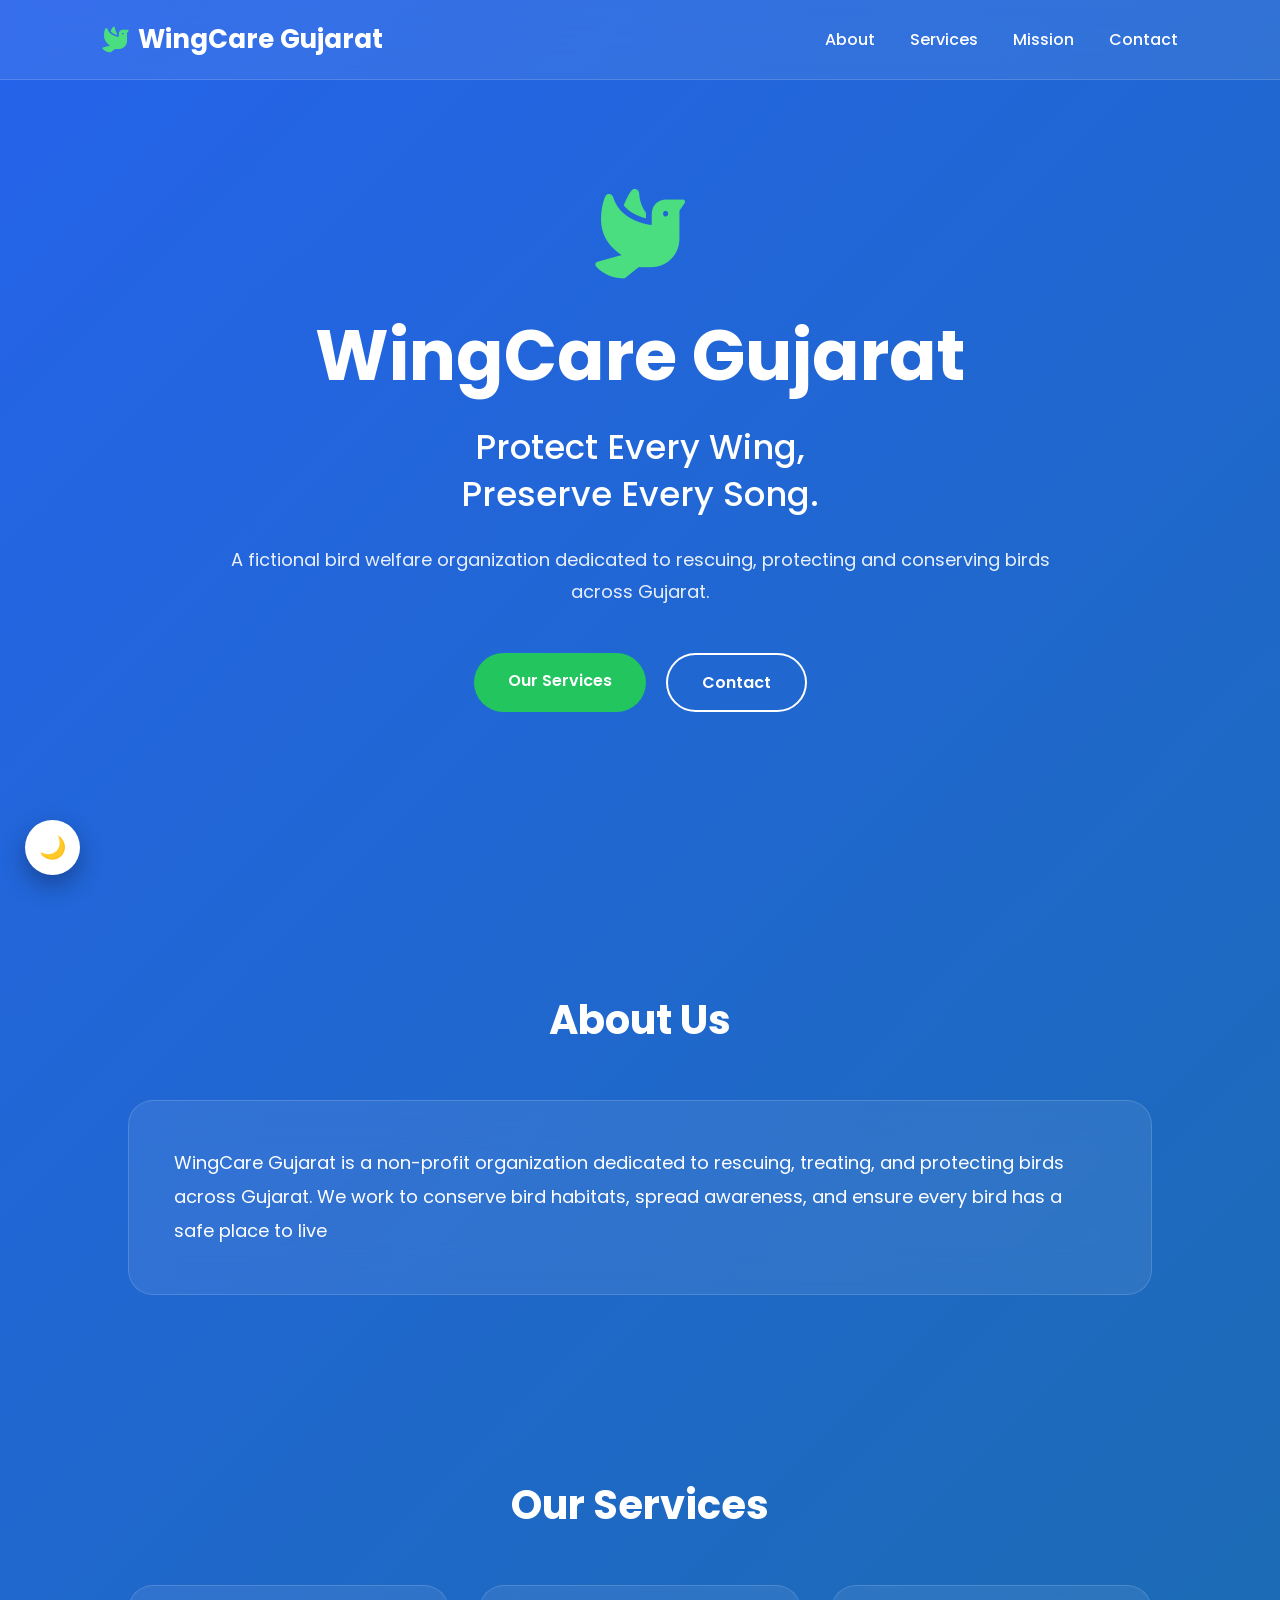
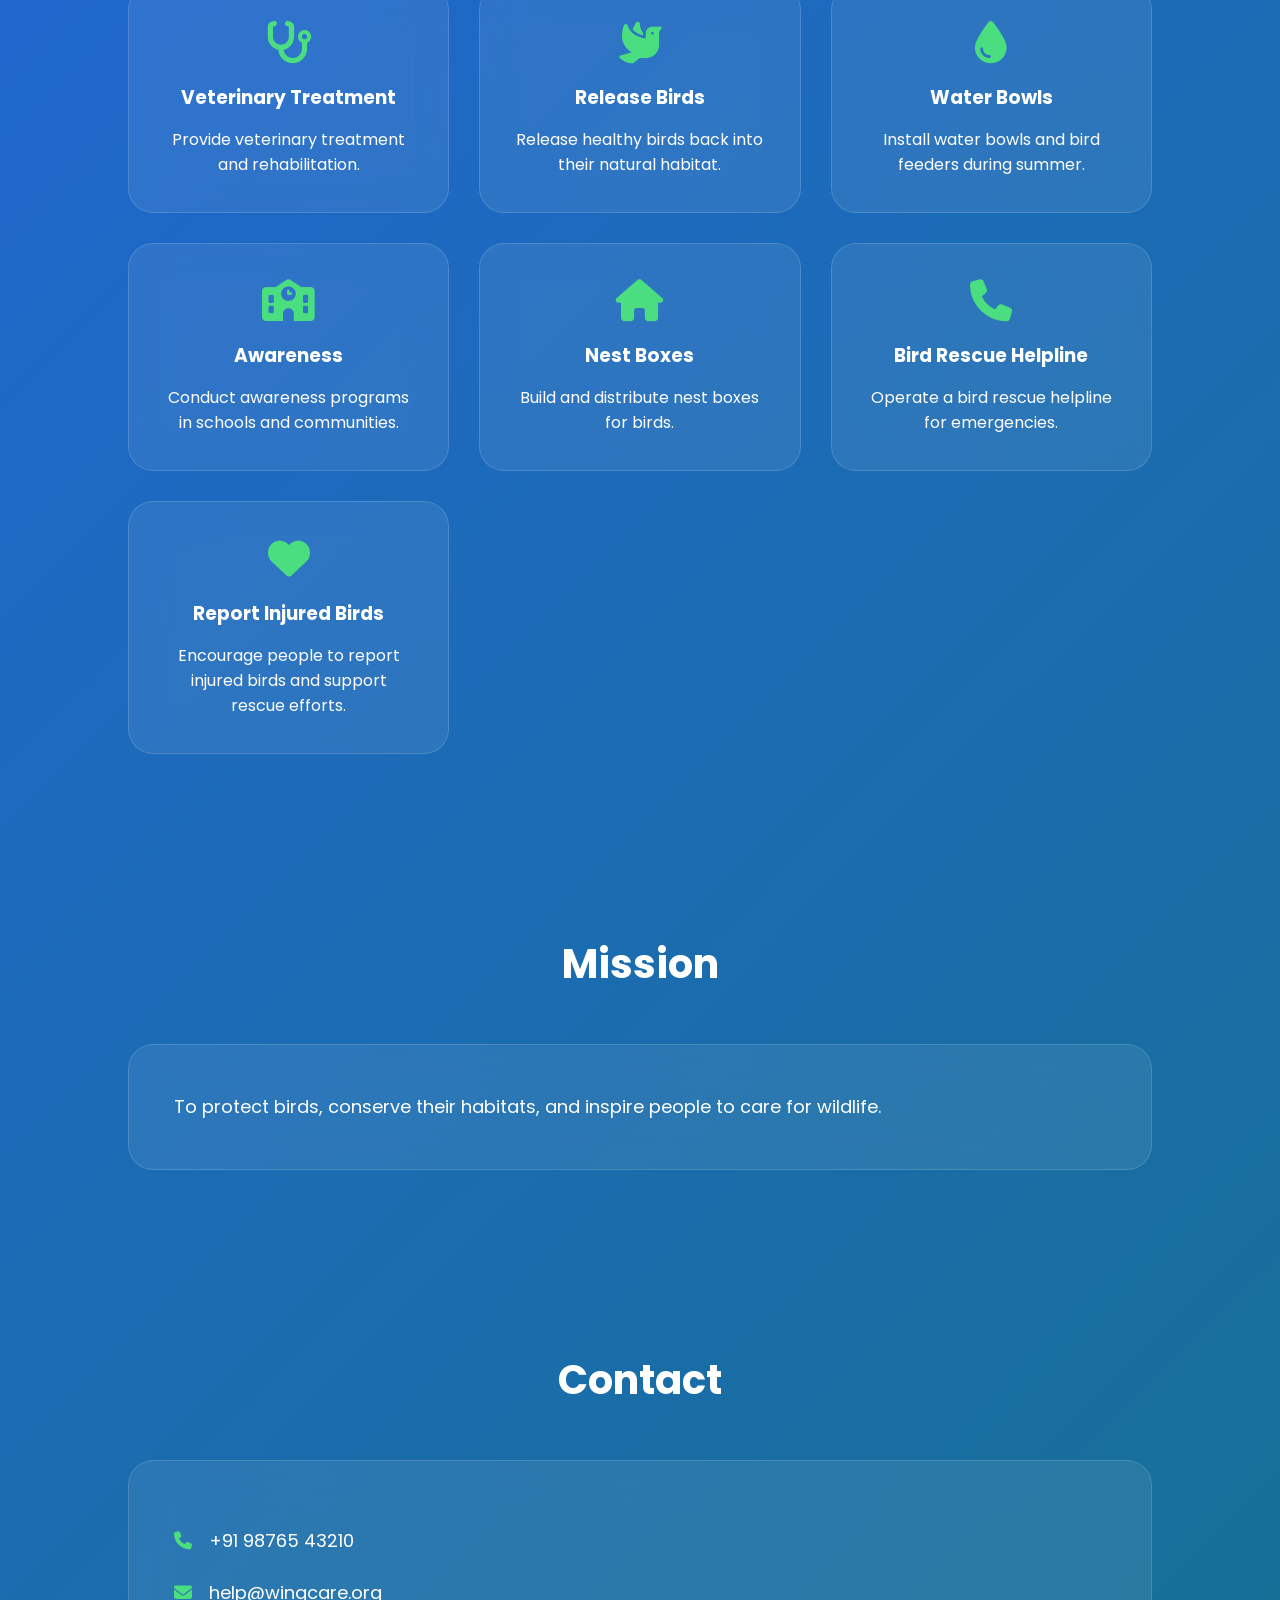
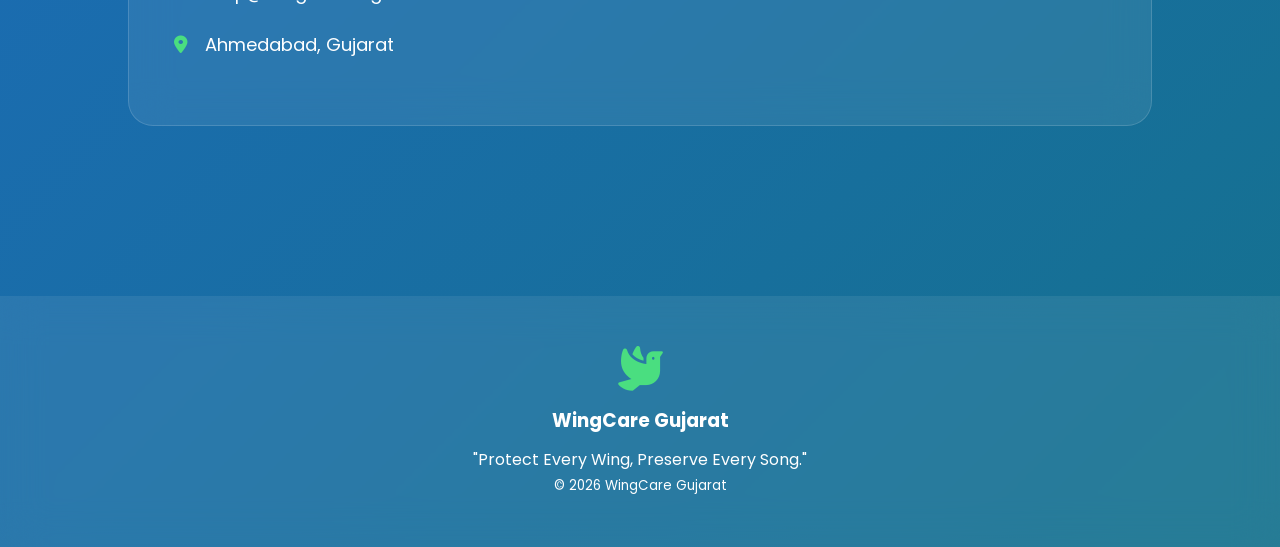
<file: index.Html>
<!DOCTYPE html>
<html lang="en">

<head>

    <meta charset="UTF-8">
    <meta name="viewport" content="width=device-width, initial-scale=1.0">

    <title>WingCare Gujarat</title>

    <!-- Google Font -->
    <link href="https://fonts.googleapis.com/css2?family=Poppins:wght@300;400;500;600;700&display=swap" rel="stylesheet">

    <!-- Font Awesome -->
    <link rel="stylesheet"
        href="https://cdnjs.cloudflare.com/ajax/libs/font-awesome/6.6.0/css/all.min.css">

    <link rel="stylesheet" href="style.css">

</head>

<body>

    <!-- Navigation -->

    <nav>

        <div class="logo">

            <i class="fa-solid fa-dove"></i>
            WingCare Gujarat

        </div>

        <ul>

            <li><a href="#about">About</a></li>
            <li><a href="#services">Services</a></li>
            <li><a href="#mission">Mission</a></li>
            <li><a href="#contact">Contact</a></li>

        </ul>

    </nav>

    <!-- Hero -->

    <section class="hero">

        <div class="hero-content">

            <i class="fa-solid fa-dove hero-icon"></i>

            <h1>WingCare Gujarat</h1>

            <h2>Protect Every Wing,<br>Preserve Every Song.</h2>

            <p>
                A fictional bird welfare organization dedicated to rescuing,
                protecting and conserving birds across Gujarat.
            </p>

            <div class="buttons">

                <a href="#services" class="btn">Our Services</a>

                <a href="#contact" class="btn secondary">Contact</a>

            </div>

        </div>

    </section>

    <!-- About -->

    <section id="about">

        <h2 class="section-title">About Us</h2>

        <div class="glass">

            <p>

                WingCare Gujarat is a non-profit organization dedicated to rescuing, treating, and protecting birds across Gujarat.
                 We work to conserve bird habitats, 
                 spread awareness, and ensure every bird has a safe place to live

            </p>

        </div>

    </section>

    <!-- Services -->

    <section id="services">

        <h2 class="section-title">Our Services</h2>

        <div class="service-grid">

            <div class="card">
                <i class="fa-solid fa-stethoscope"></i>
                <h3>Veterinary Treatment</h3>
                <p>Provide veterinary treatment and rehabilitation.</p>
            </div>

            <div class="card">
                <i class="fa-solid fa-dove"></i>
                <h3>Release Birds</h3>
                <p>Release healthy birds back into their natural habitat.</p>
            </div>

            <div class="card">
                <i class="fa-solid fa-droplet"></i>
                <h3>Water Bowls</h3>
                <p>Install water bowls and bird feeders during summer.</p>
            </div>

            <div class="card">
                <i class="fa-solid fa-school"></i>
                <h3>Awareness</h3>
                <p>Conduct awareness programs in schools and communities.</p>
            </div>

            <div class="card">
                <i class="fa-solid fa-house"></i>
                <h3>Nest Boxes</h3>
                <p>Build and distribute nest boxes for birds.</p>
            </div>

            <div class="card">
                <i class="fa-solid fa-phone"></i>
                <h3>Bird Rescue Helpline</h3>
                <p>Operate a bird rescue helpline for emergencies.</p>
            </div>

            <div class="card">
                <i class="fa-solid fa-heart"></i>
                <h3>Report Injured Birds</h3>
                <p>Encourage people to report injured birds and support rescue efforts.</p>
            </div>

        </div>

    </section>

    <!-- Mission -->

    <section id="mission">

        <h2 class="section-title">Mission</h2>

        <div class="glass">

            <p>

                To protect birds, conserve their habitats, and inspire people to care for wildlife.

            </p>

        </div>

    </section>

    <!-- Contact -->

    <section id="contact">

        <h2 class="section-title">Contact</h2>

        <div class="glass">

            <p><i class="fa-solid fa-phone"></i> +91 98765 43210</p>

            <p><i class="fa-solid fa-envelope"></i> help@wingcare.org</p>

            <p><i class="fa-solid fa-location-dot"></i> Ahmedabad, Gujarat</p>

        </div>

    </section>

    <!-- Footer -->

    <footer>

        <i class="fa-solid fa-dove"></i>

        <h3>WingCare Gujarat</h3>

        <p>"Protect Every Wing, Preserve Every Song."</p>

        <small>© 2026 WingCare Gujarat</small>

    </footer>

    <script src="script.js"></script>

</body>

</html>
</file>
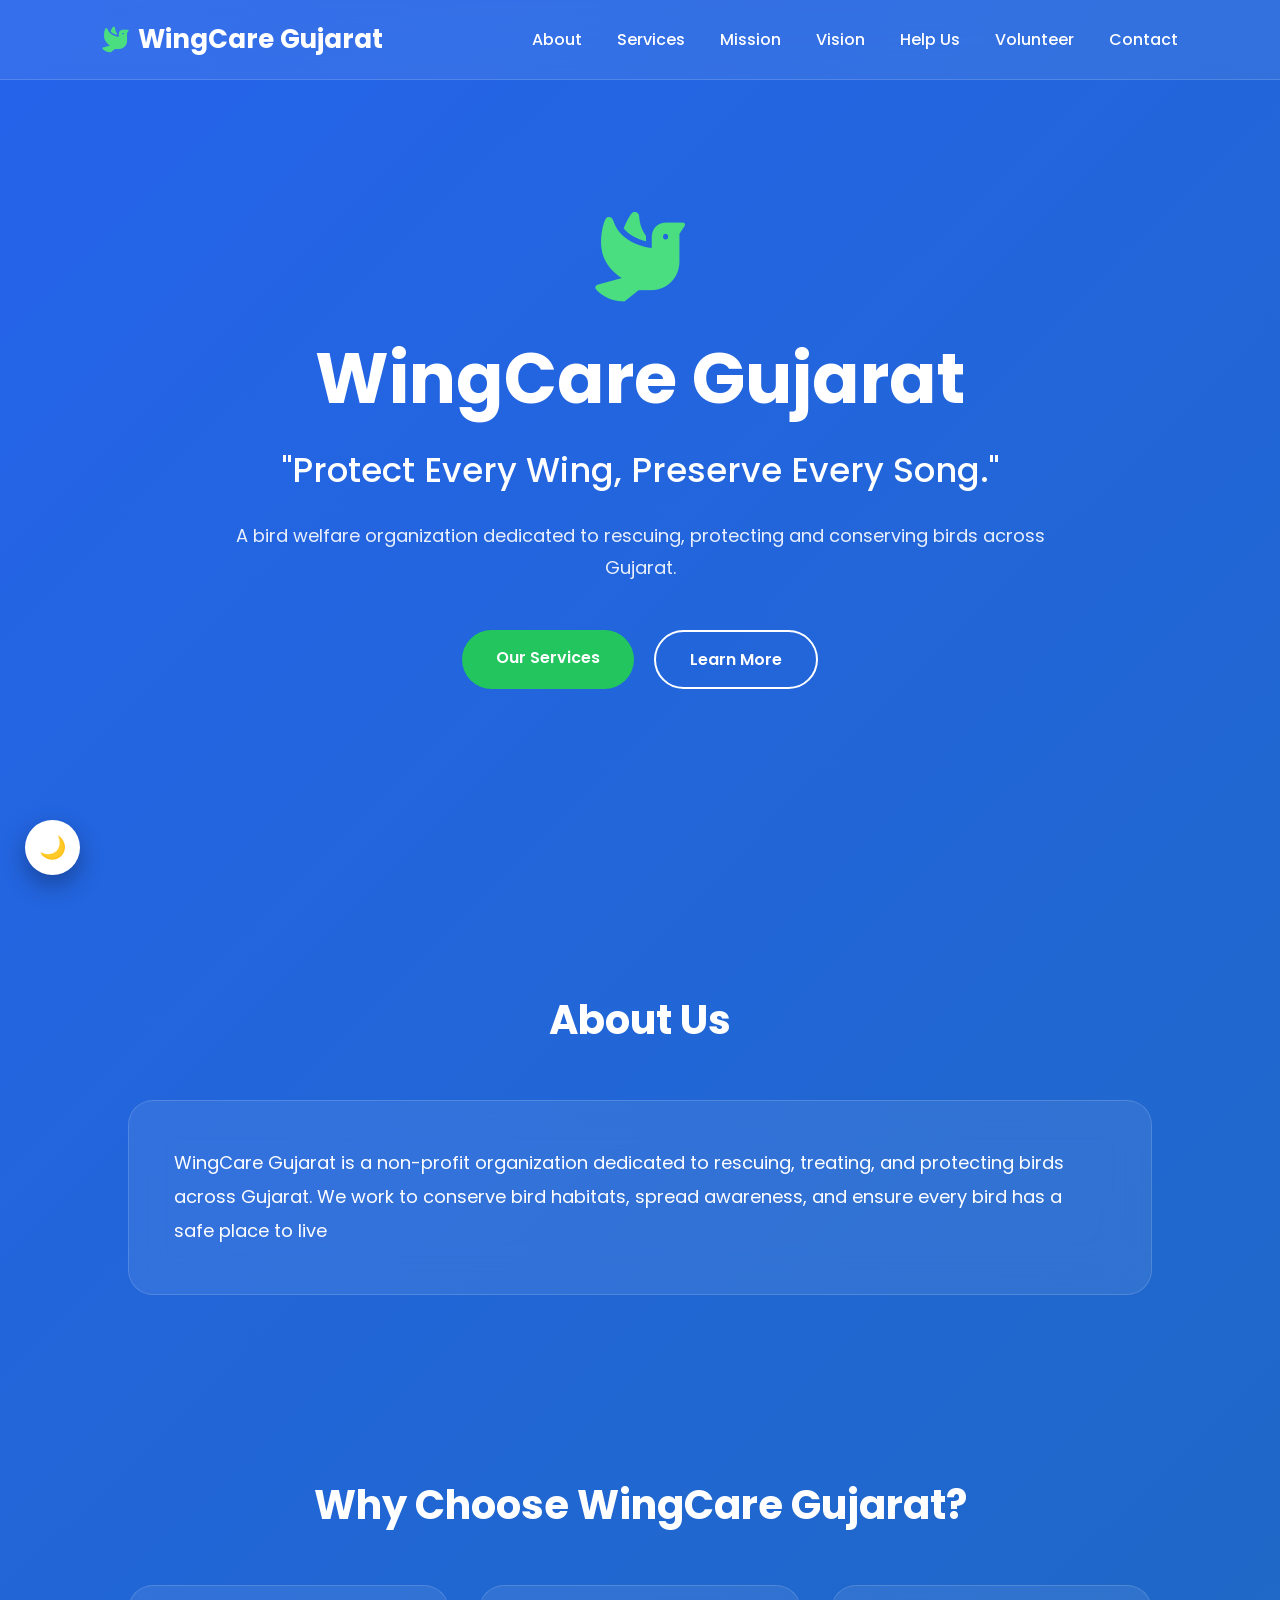
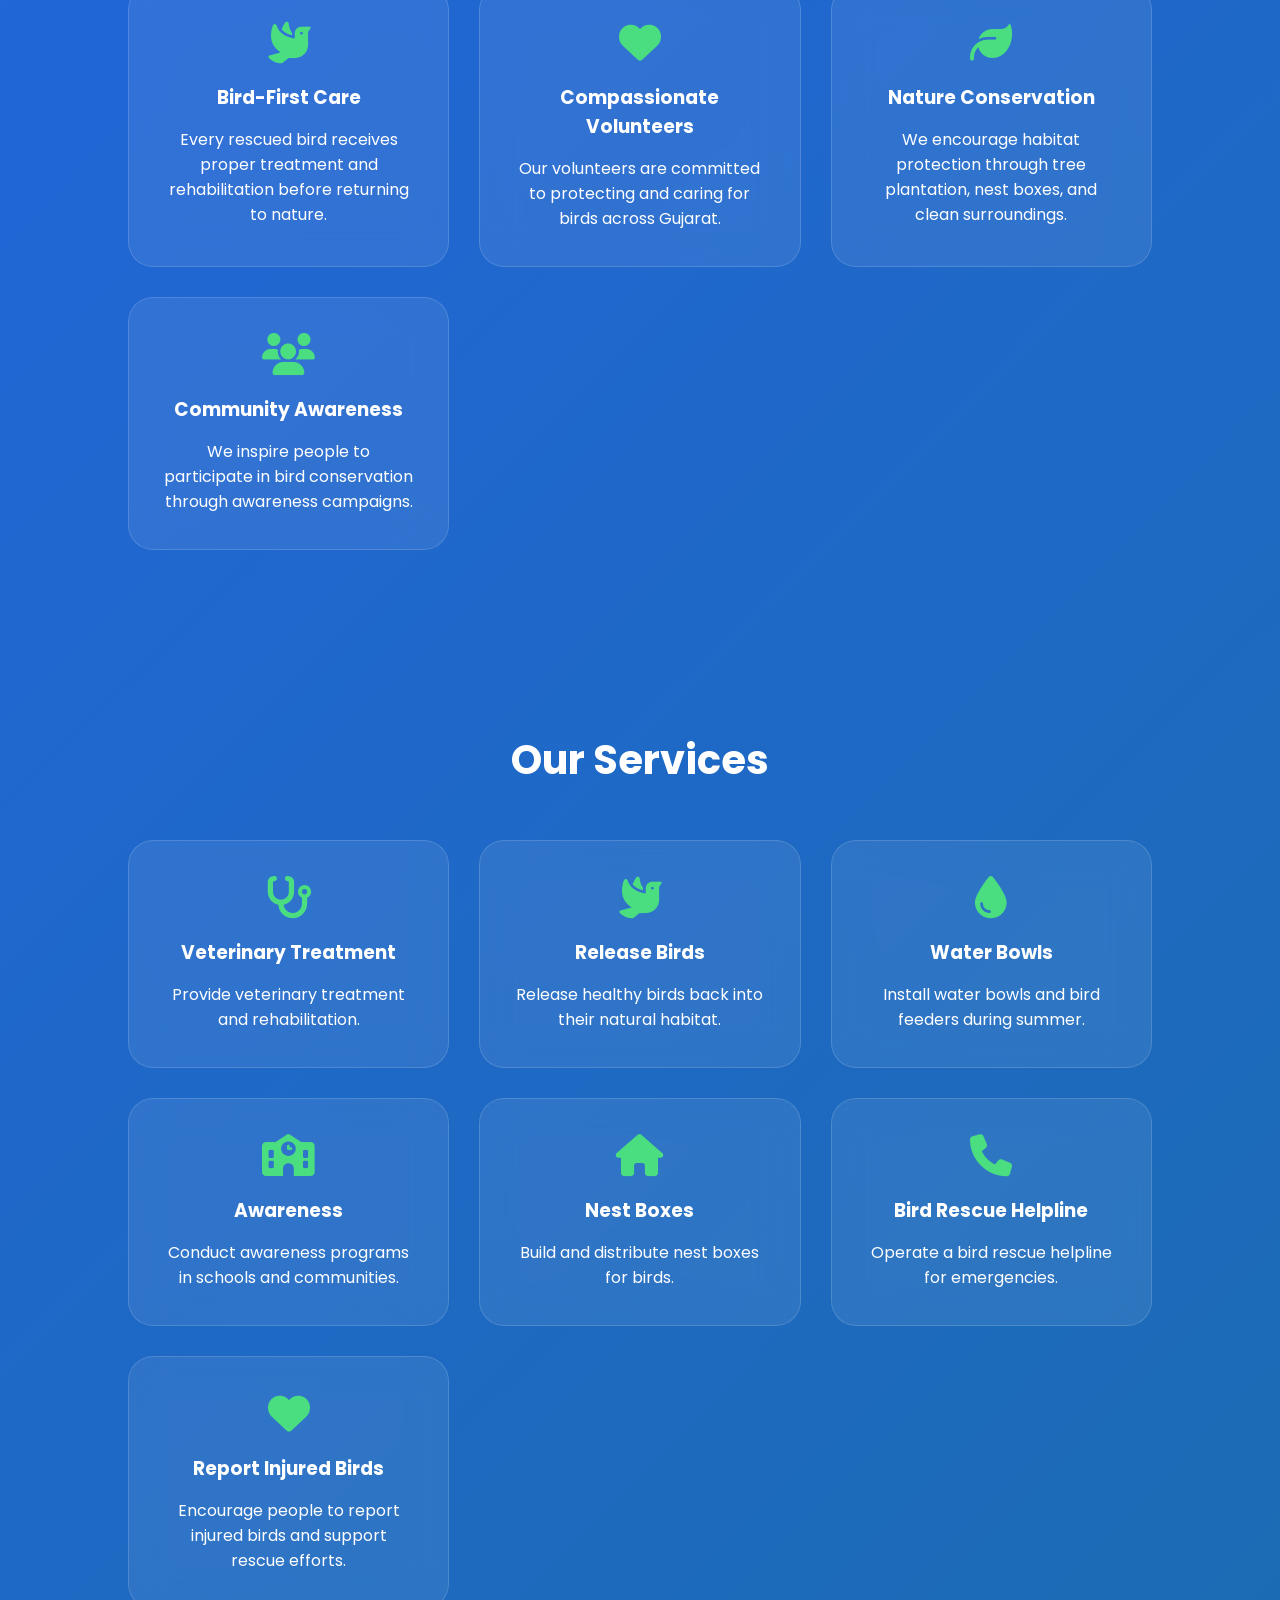
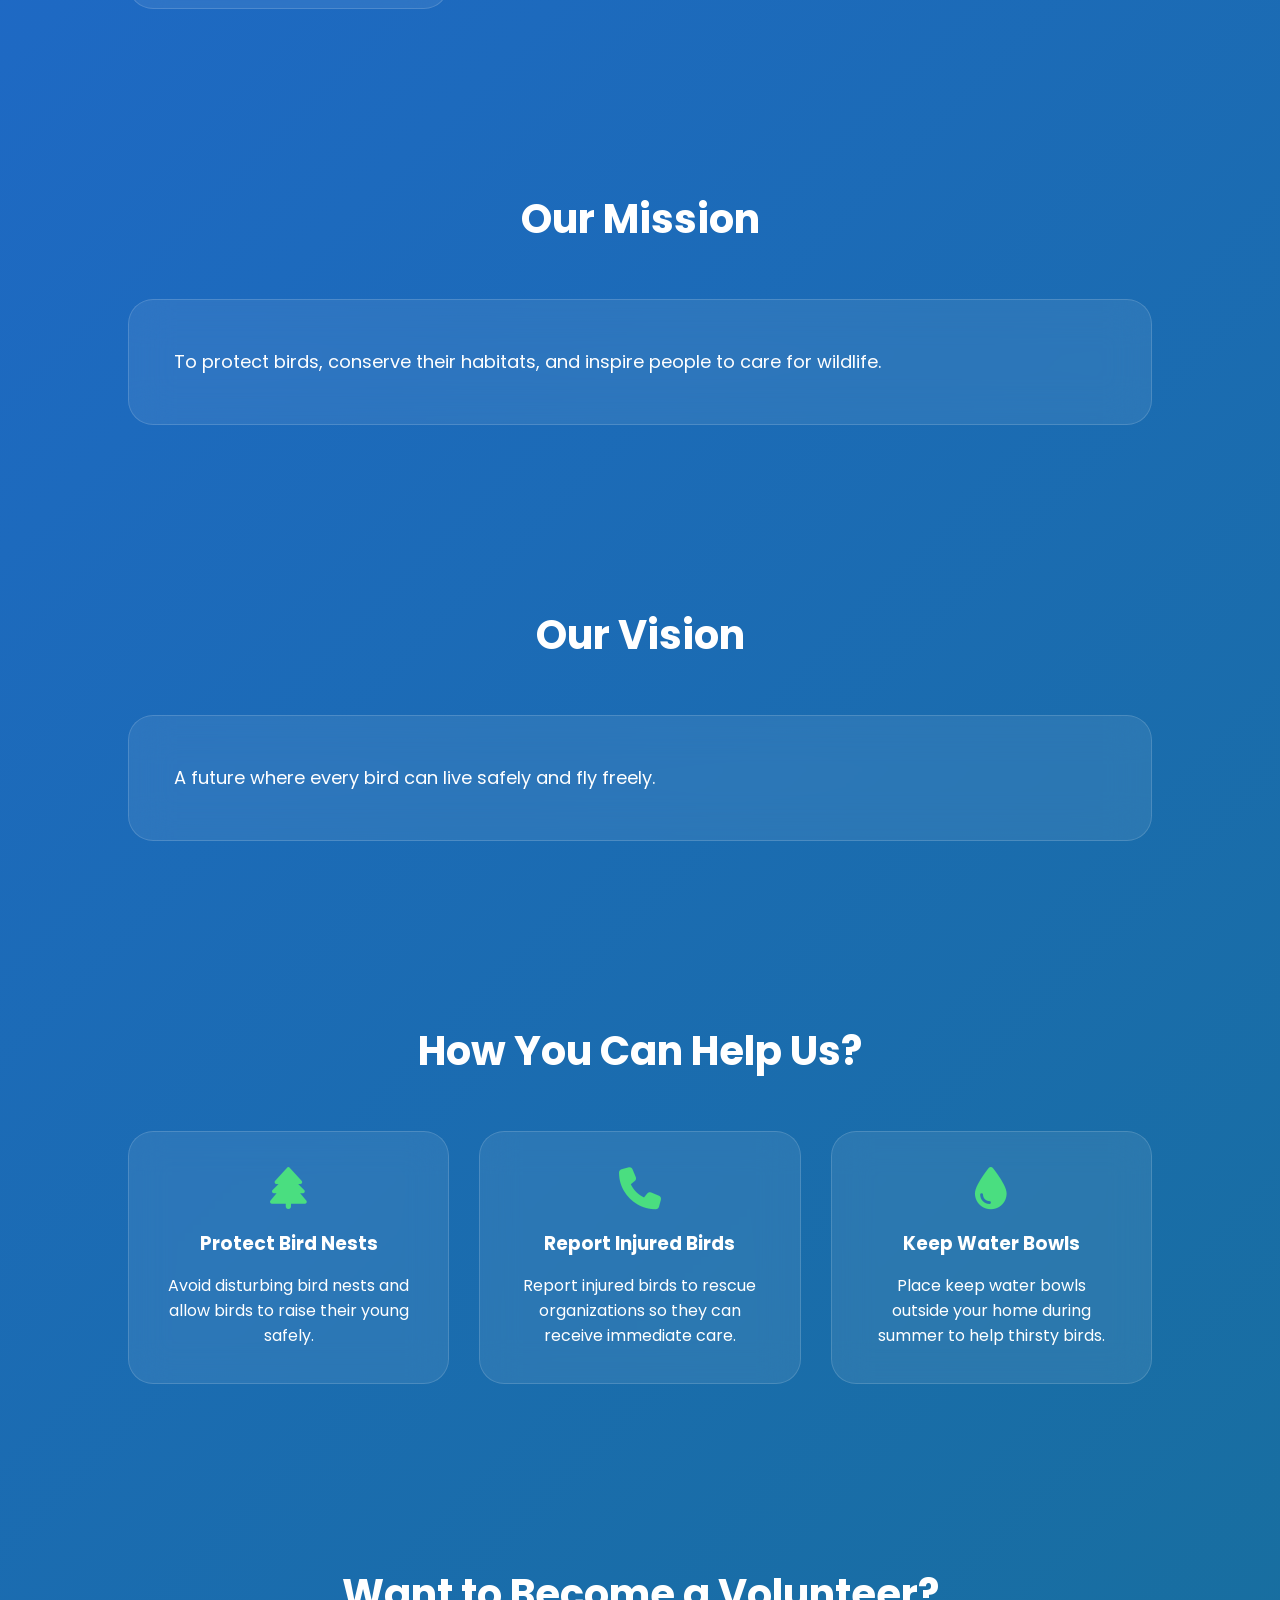
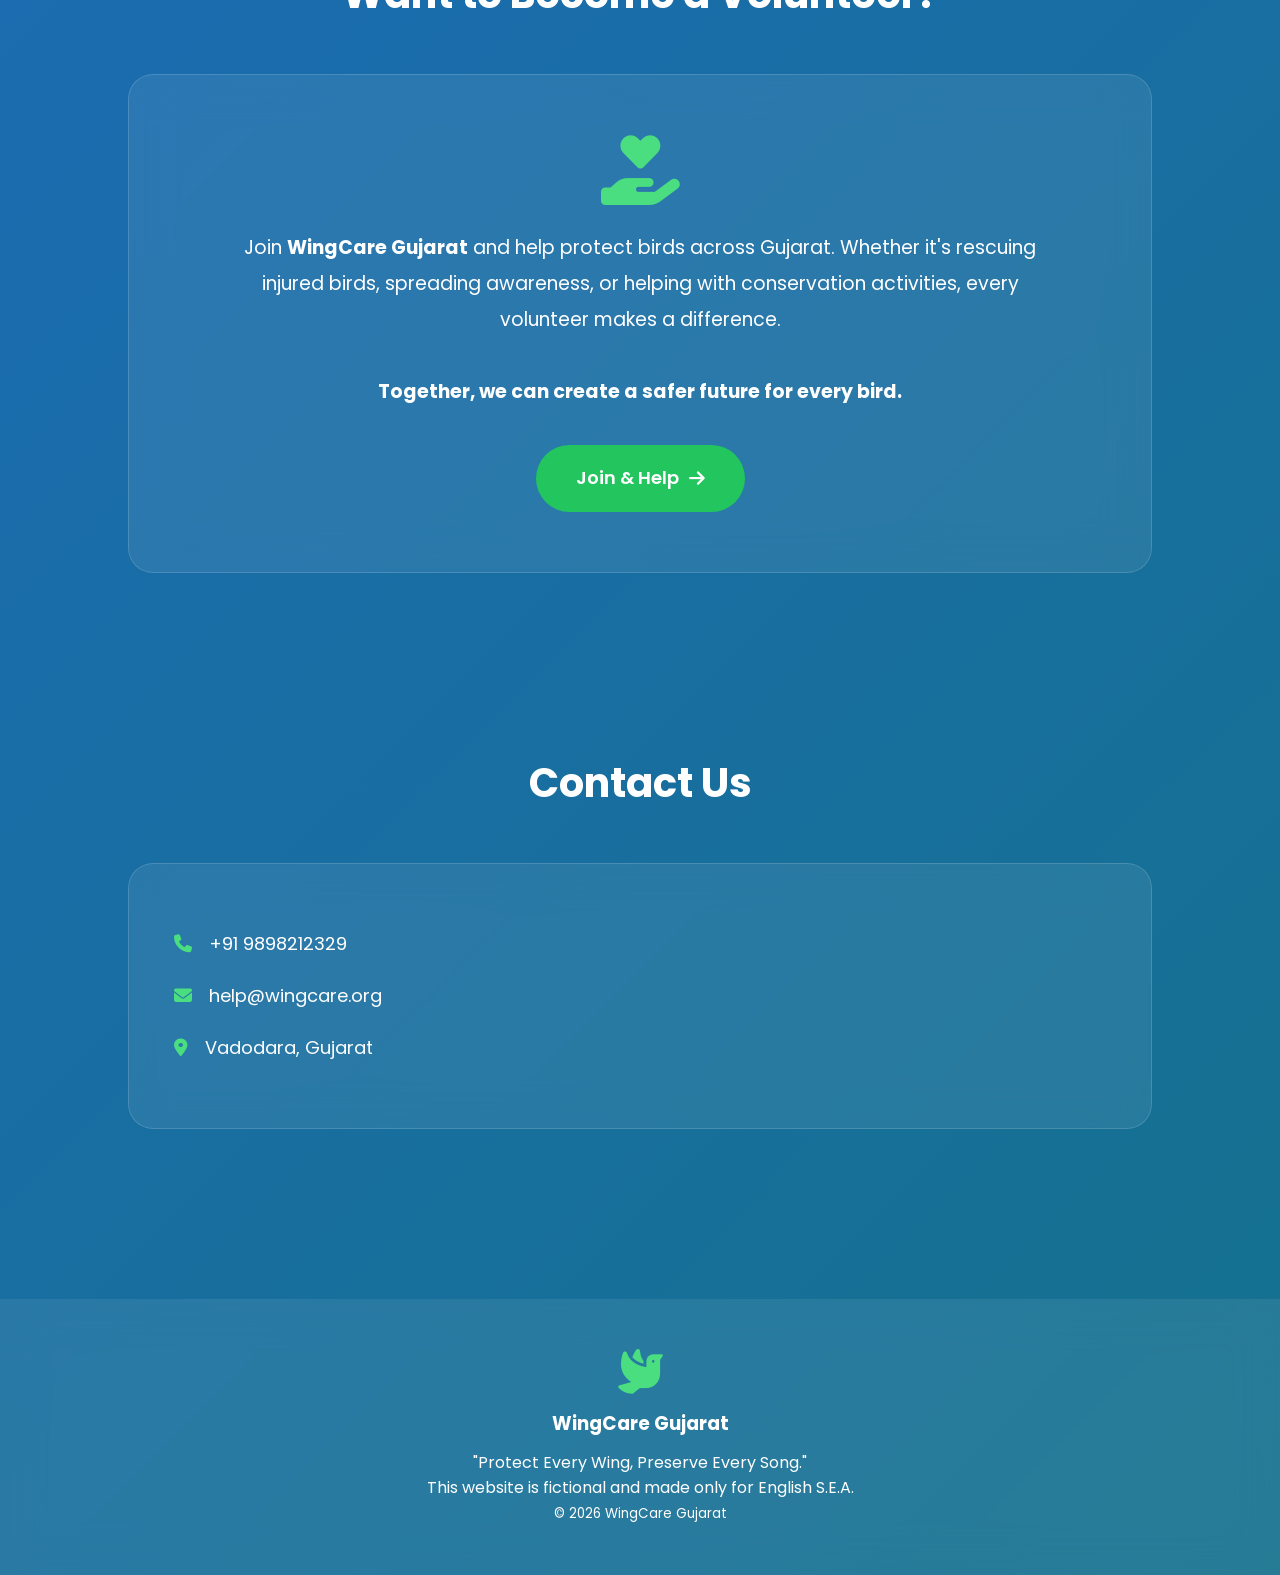
<file: index.html>
<!DOCTYPE html>
<html lang="en">

<head>

    <meta charset="UTF-8">
    <meta name="viewport" content="width=device-width, initial-scale=1.0">

    <title>WingCare Gujarat</title>

    <!-- Google Font -->
    <link href="https://fonts.googleapis.com/css2?family=Poppins:wght@300;400;500;600;700&display=swap" rel="stylesheet">

    <!-- Font Awesome -->
    <link rel="stylesheet"
        href="https://cdnjs.cloudflare.com/ajax/libs/font-awesome/6.6.0/css/all.min.css">

    <link rel="stylesheet" href="style.css">

</head>

<body>

    <!-- Navigation -->

    <nav>

        <div class="logo">

            <i class="fa-solid fa-dove"></i>
            WingCare Gujarat

        </div>

        <ul>

             <ul>

    <li><a href="#about">About</a></li>
    <li><a href="#services">Services</a></li>
    <li><a href="#mission">Mission</a></li>
    <li><a href="#vision">Vision</a></li>
    <li><a href="#help">Help Us</a></li>
    <li><a href="volunteer.html">Volunteer</a></li>
    <li><a href="#contact">Contact</a></li>

</ul>    

        </ul>

    </nav>
    

    
    <!-- Hero -->

    <section class="hero">

        <div class="hero-content">

            <i class="fa-solid fa-dove hero-icon"></i>

            <h1>WingCare Gujarat</h1>

            <h2>"Protect Every Wing, Preserve Every Song."</h2>

            <p>
                A bird welfare organization dedicated to rescuing,
                protecting and conserving birds across Gujarat.
            </p>

            <div class="buttons">

                <a href="#services" class="btn">Our Services</a>

                <a href="#about" class="btn secondary">Learn More </a>

            </div>

        </div>

    </section>

    <!-- About -->

    <section id="about">

        <h2 class="section-title">About Us</h2>

        <div class="glass">

            <p>

                WingCare Gujarat is a non-profit organization dedicated to rescuing, treating, and protecting birds across Gujarat.
                 We work to conserve bird habitats, 
                 spread awareness, and ensure every bird has a safe place to live

            </p>

        </div>

    </section>

    <section id="why">

    <h2 class="section-title">Why Choose WingCare Gujarat?</h2>

    <div class="service-grid">

        <div class="card">
            <i class="fa-solid fa-dove"></i>
            <h3>Bird-First Care</h3>
            <p>Every rescued bird receives proper treatment and rehabilitation before returning to nature.</p>
        </div>

        <div class="card">
            <i class="fa-solid fa-heart"></i>
            <h3>Compassionate Volunteers</h3>
            <p>Our volunteers are committed to protecting and caring for birds across Gujarat.</p>
        </div>

        <div class="card">
            <i class="fa-solid fa-leaf"></i>
            <h3>Nature Conservation</h3>
            <p>We encourage habitat protection through tree plantation, nest boxes, and clean surroundings.</p>
        </div>

        <div class="card">
            <i class="fa-solid fa-users"></i>
            <h3>Community Awareness</h3>
            <p>We inspire people to participate in bird conservation through awareness campaigns.</p>
        </div>

    </div>

</section>

    <!-- Services -->

    <section id="services">

        <h2 class="section-title">Our Services</h2>

        <div class="service-grid">

            <div class="card">
                <i class="fa-solid fa-stethoscope"></i>
                <h3>Veterinary Treatment</h3>
                <p>Provide veterinary treatment and rehabilitation.</p>
            </div>

            <div class="card">
                <i class="fa-solid fa-dove"></i>
                <h3>Release Birds</h3>
                <p>Release healthy birds back into their natural habitat.</p>
            </div>

            <div class="card">
                <i class="fa-solid fa-droplet"></i>
                <h3>Water Bowls</h3>
                <p>Install water bowls and bird feeders during summer.</p>
            </div>

            <div class="card">
                <i class="fa-solid fa-school"></i>
                <h3>Awareness</h3>
                <p>Conduct awareness programs in schools and communities.</p>
            </div>

            <div class="card">
                <i class="fa-solid fa-house"></i>
                <h3>Nest Boxes</h3>
                <p>Build and distribute nest boxes for birds.</p>
            </div>

            <div class="card">
                <i class="fa-solid fa-phone"></i>
                <h3>Bird Rescue Helpline</h3>
                <p>Operate a bird rescue helpline for emergencies.</p>
            </div>

            <div class="card">
                <i class="fa-solid fa-heart"></i>
                <h3>Report Injured Birds</h3>
                <p>Encourage people to report injured birds and support rescue efforts.</p>
            </div>

        </div>

    </section>

    <!-- Mission -->

    <section id="mission">

        <h2 class="section-title"> Our Mission</h2>

        <div class="glass">

            <p>
                
                   To protect birds, conserve their habitats, and inspire people to care for wildlife.

            </p>

        </div>

    </section>

    <!-- Vision -->

<section id="vision">

    <h2 class="section-title">Our Vision</h2>

    <div class="glass">

        <p>
            A future where every bird can live safely and fly freely.
        </p>

    </div>

</section>

<!-- How You Can Help -->

<section id="help">

    <h2 class="section-title">How You Can Help Us?</h2>

    <div class="service-grid">

        <div class="card">

            <i class="fa-solid fa-tree"></i>

            <h3>Protect Bird Nests</h3>

            <p>Avoid disturbing bird nests and allow birds to raise their young safely.</p>

        </div>

        <div class="card">

            <i class="fa-solid fa-phone"></i>

            <h3>Report Injured Birds</h3>

            <p>Report injured birds to rescue organizations so they can receive immediate care.</p>

        </div>

        <div class="card">

            <i class="fa-solid fa-droplet"></i>

            <h3>Keep Water Bowls</h3>

            <p>Place keep water bowls outside your home during summer to help thirsty birds.</p>

        </div>

    </div>

</section>

<!-- Become a Volunteer -->

<section id="volunteer">

    <h2 class="section-title">Want to Become a Volunteer?</h2>

    <div class="glass volunteer-box">

        <i class="fa-solid fa-hand-holding-heart volunteer-icon"></i>

        <p class="volunteer-text">
            Join <strong>WingCare Gujarat</strong> and help protect birds across Gujarat.
            Whether it's rescuing injured birds, spreading awareness, or helping with
            conservation activities, every volunteer makes a difference.
            <br><br>
            <strong>Together, we can create a safer future for every bird.</strong>
        </p>

        <a href="volunteer.html" class="btn volunteer-btn">

            Join &amp; Help
            
            <i class="fa-solid fa-arrow-right"></i>
        </a>

    </div>

</section>

    <!-- Contact -->

    <section id="contact">

        <h2 class="section-title">Contact Us</h2>

        <div class="glass">

            <p><i class="fa-solid fa-phone"></i> +91 9898212329 </p>

            <p><i class="fa-solid fa-envelope"></i> help@wingcare.org</p>

            <p><i class="fa-solid fa-location-dot"></i> Vadodara, Gujarat</p>

        </div>

    </section>

    <!-- Footer -->

    <footer>

        <i class="fa-solid fa-dove"></i>

        <h3>WingCare Gujarat</h3>

        <p>"Protect Every Wing, Preserve Every Song."</p>
         
        <p>This website is fictional and made only for English S.E.A. </p>

        <small>© 2026 WingCare Gujarat</small>

    </footer>

    <script src="script.js"></script>

</body>

</html>
</file>
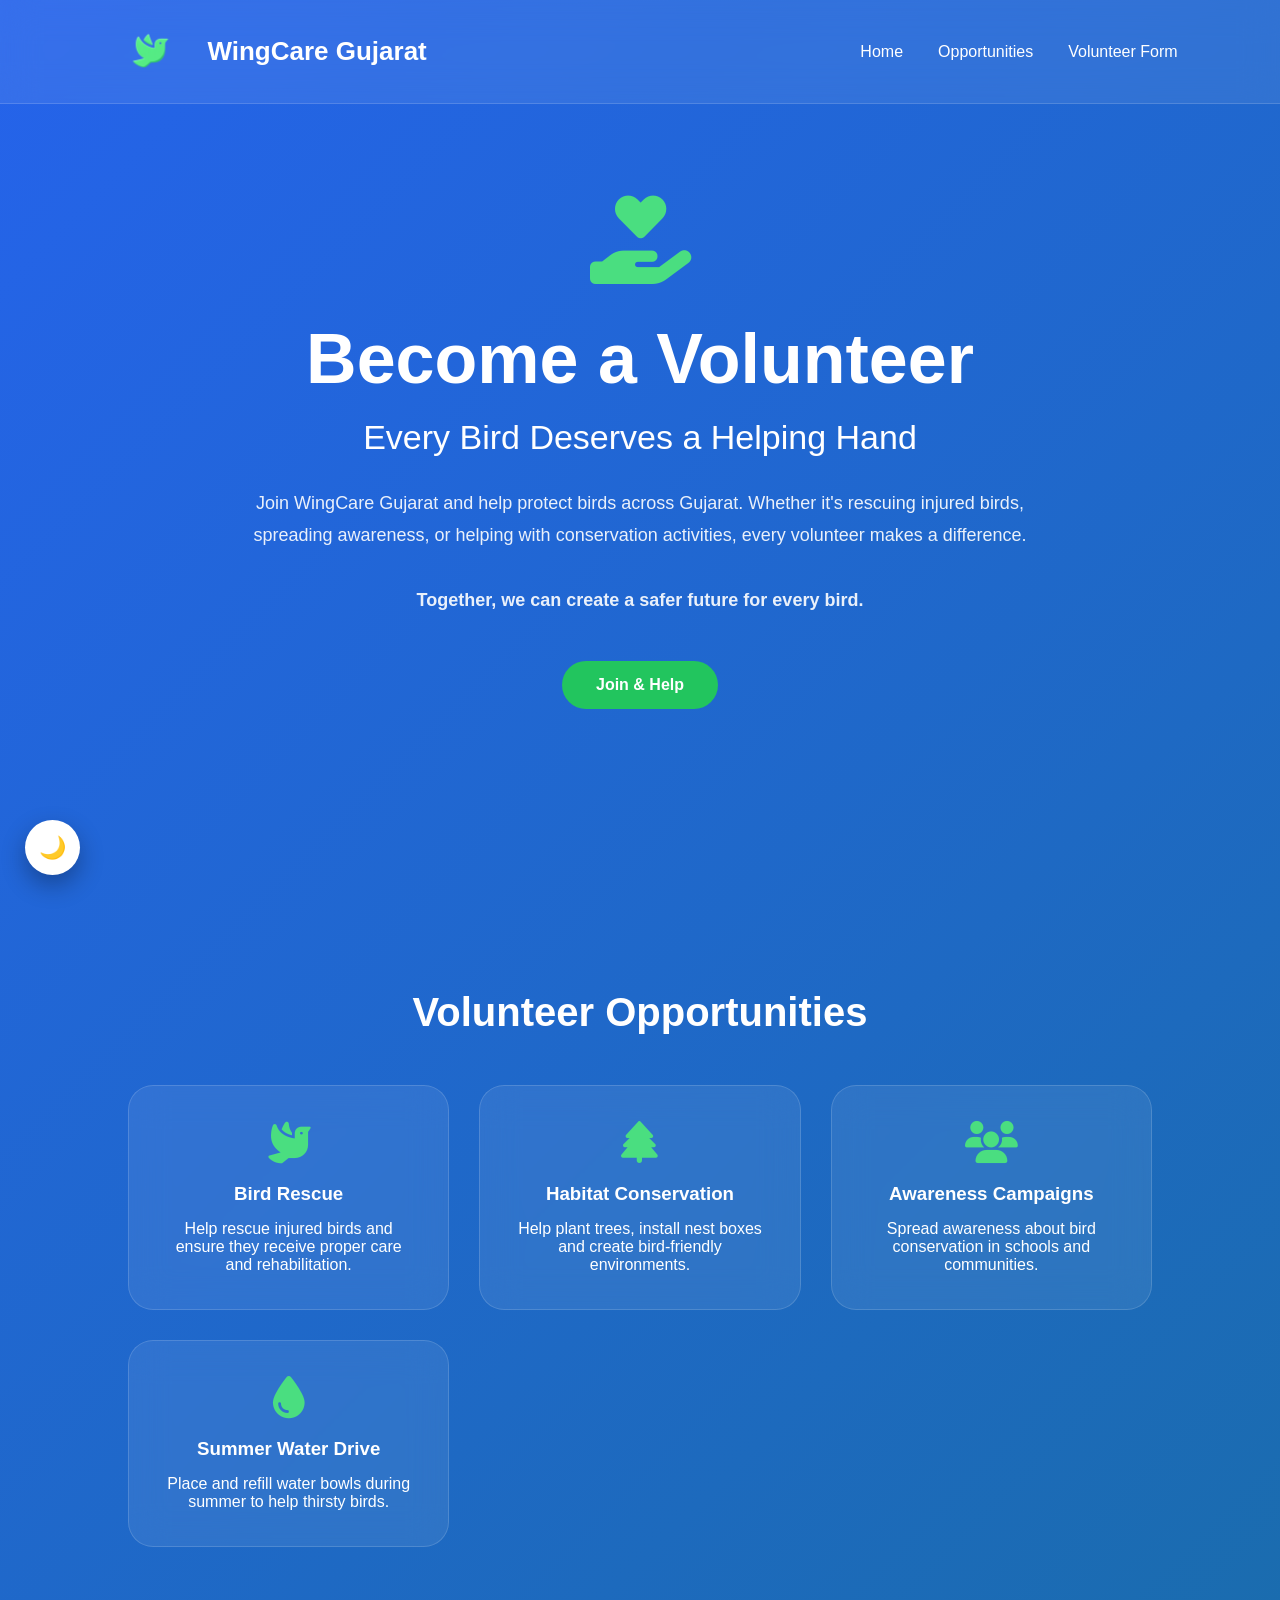
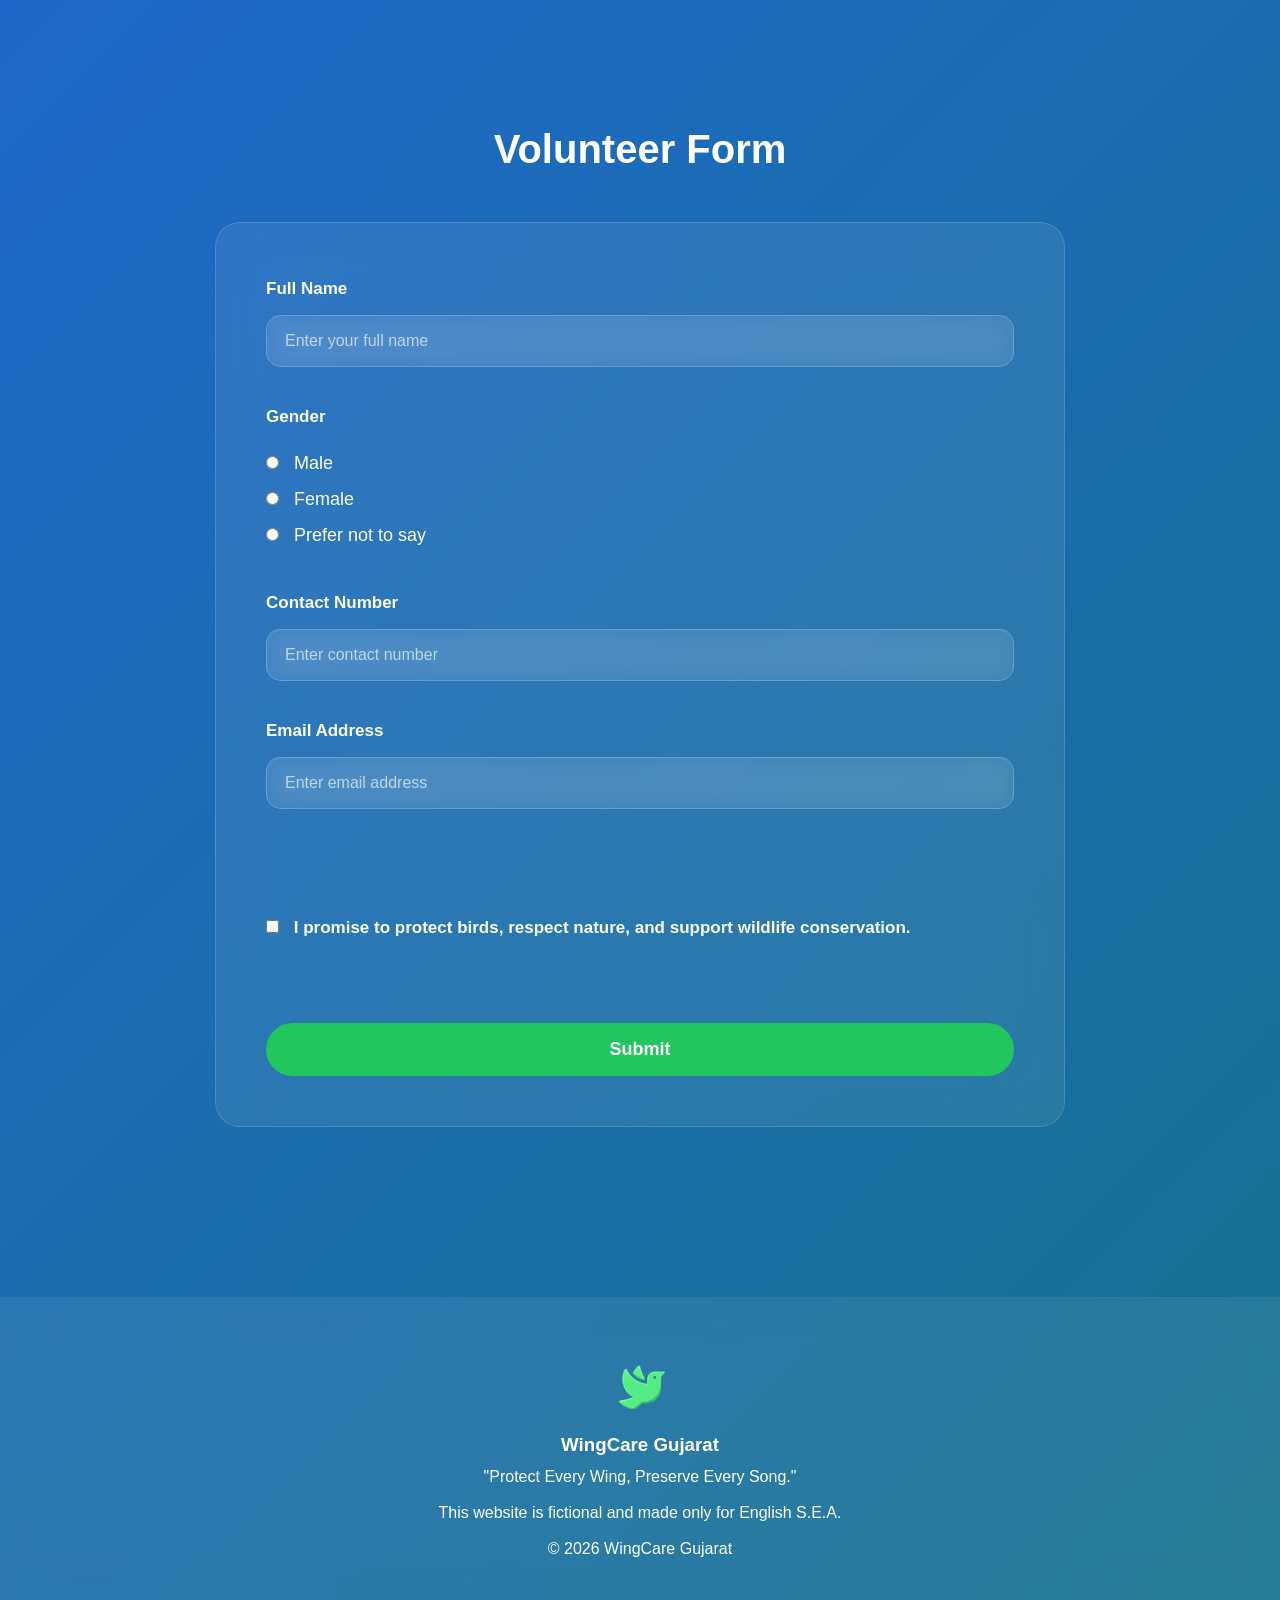
<file: volunteer.html>
<!DOCTYPE html>
<html lang="en">

<head>

    <meta charset="UTF-8">
    <meta name="viewport" content="width=device-width, initial-scale=1.0">

    <title>Become a Volunteer | WingCare Gujarat</title>

    <link rel="stylesheet" href="style.css">

    <!-- Font Awesome -->
    <link rel="stylesheet"
    href="https://cdnjs.cloudflare.com/ajax/libs/font-awesome/6.7.2/css/all.min.css">

</head>

<body>

<!-- ================= NAVBAR ================= -->

<nav>

    <div class="logo">

        <img src="logo.png" alt="WingCare Gujarat Logo" width="95">

        WingCare Gujarat

    </div>

    <ul>

        <li><a href="index.html">Home</a></li>

        <li><a href="#opportunities">Opportunities</a></li>

        <li><a href="#form">Volunteer Form</a></li>

    </ul>

</nav>

<!-- ================= HERO ================= -->

<section class="hero">

    <div class="hero-content">

        <div class="hero-icon">

            <i class="fa-solid fa-hand-holding-heart"></i>

        </div>

        <h1>Become a Volunteer</h1>

        <h2>
            Every Bird Deserves a Helping Hand
        </h2>

        <p>

            Join WingCare Gujarat and help protect birds across Gujarat.
            Whether it's rescuing injured birds, spreading awareness,
            or helping with conservation activities, every volunteer
            makes a difference.

            <br><br>

            <strong>
            Together, we can create a safer future for every bird.
            </strong>

        </p>

        <div class="buttons">

            <a href="#form" class="btn">

                Join & Help

            </a>

        </div>

    </div>

</section>

<!-- ================= OPPORTUNITIES ================= -->

<section id="opportunities">

<h2 class="section-title">

Volunteer Opportunities

</h2>

<div class="service-grid">

<div class="card">

<i class="fa-solid fa-dove"></i>

<h3>Bird Rescue</h3>

<p>

Help rescue injured birds and ensure they receive proper care and rehabilitation.

</p>

</div>

<div class="card">

<i class="fa-solid fa-tree"></i>

<h3>Habitat Conservation</h3>

<p>

Help plant trees, install nest boxes and create bird-friendly environments.

</p>

</div>

<div class="card">

<i class="fa-solid fa-users"></i>

<h3>Awareness Campaigns</h3>

<p>

Spread awareness about bird conservation in schools and communities.

</p>

</div>

<div class="card">

<i class="fa-solid fa-droplet"></i>

<h3>Summer Water Drive</h3>

<p>

Place and refill water bowls during summer to help thirsty birds.

</p>

</div>

</div>

</section>

<!-- ================= FORM ================= -->

<section id="form">

<h2 class="section-title">

Volunteer Form

</h2>

<div class="glass">

<form id="volunteerForm">

<label>Full Name</label>

<input
type="text"
placeholder="Enter your full name"
required>

<br><br>

<label>Gender</label>

<input type="radio" name="gender" required>

Male

<br>

<input type="radio" name="gender">

Female

<br>

<input type="radio" name="gender">

Prefer not to say

<br><br>

<label>Contact Number</label>

<input
type="tel"
placeholder="Enter contact number"
required>

<br><br>

<label>Email Address</label>

<input
type="email"
placeholder="Enter email address"
required>

<br><br>

</textarea>

<br><br>

<label>

<input type="checkbox" required>

I promise to protect birds, respect nature, and support wildlife conservation.

</label>

<br><br>

<button
class="btn"
type="submit">

Submit

</button>

</form>

</div>

</section>

<!-- ================= FOOTER ================= -->

<!-- ================= THANK YOU POPUP ================= -->

<div id="popup" class="popup">

    <div class="popup-box">

        <i class="fa-solid fa-dove popup-icon"></i>

        <h2>Thank You!</h2>

        <p>

            Thank you for your interest in <strong>WingCare Gujarat</strong>.

            <br><br>

            This website is fictional and was created as part of an English Subject Enrichment Activity.

            <br><br>

            <strong>No information has been saved.</strong>

        </p>

        <button id="closePopup" class="btn">

            Close

        </button>

    </div>

</div>

<footer>

<img src="logo.png"
width="125">

<h3>

WingCare Gujarat

</h3>

<p>

"Protect Every Wing,
Preserve Every Song."

</p>

<br>

<p>

This website is fictional and made only for English S.E.A. 

</p>

<br>

<p>

© 2026 WingCare Gujarat

</p>

</footer>

<script src="script.js"></script>

</body>

</html>
</file>
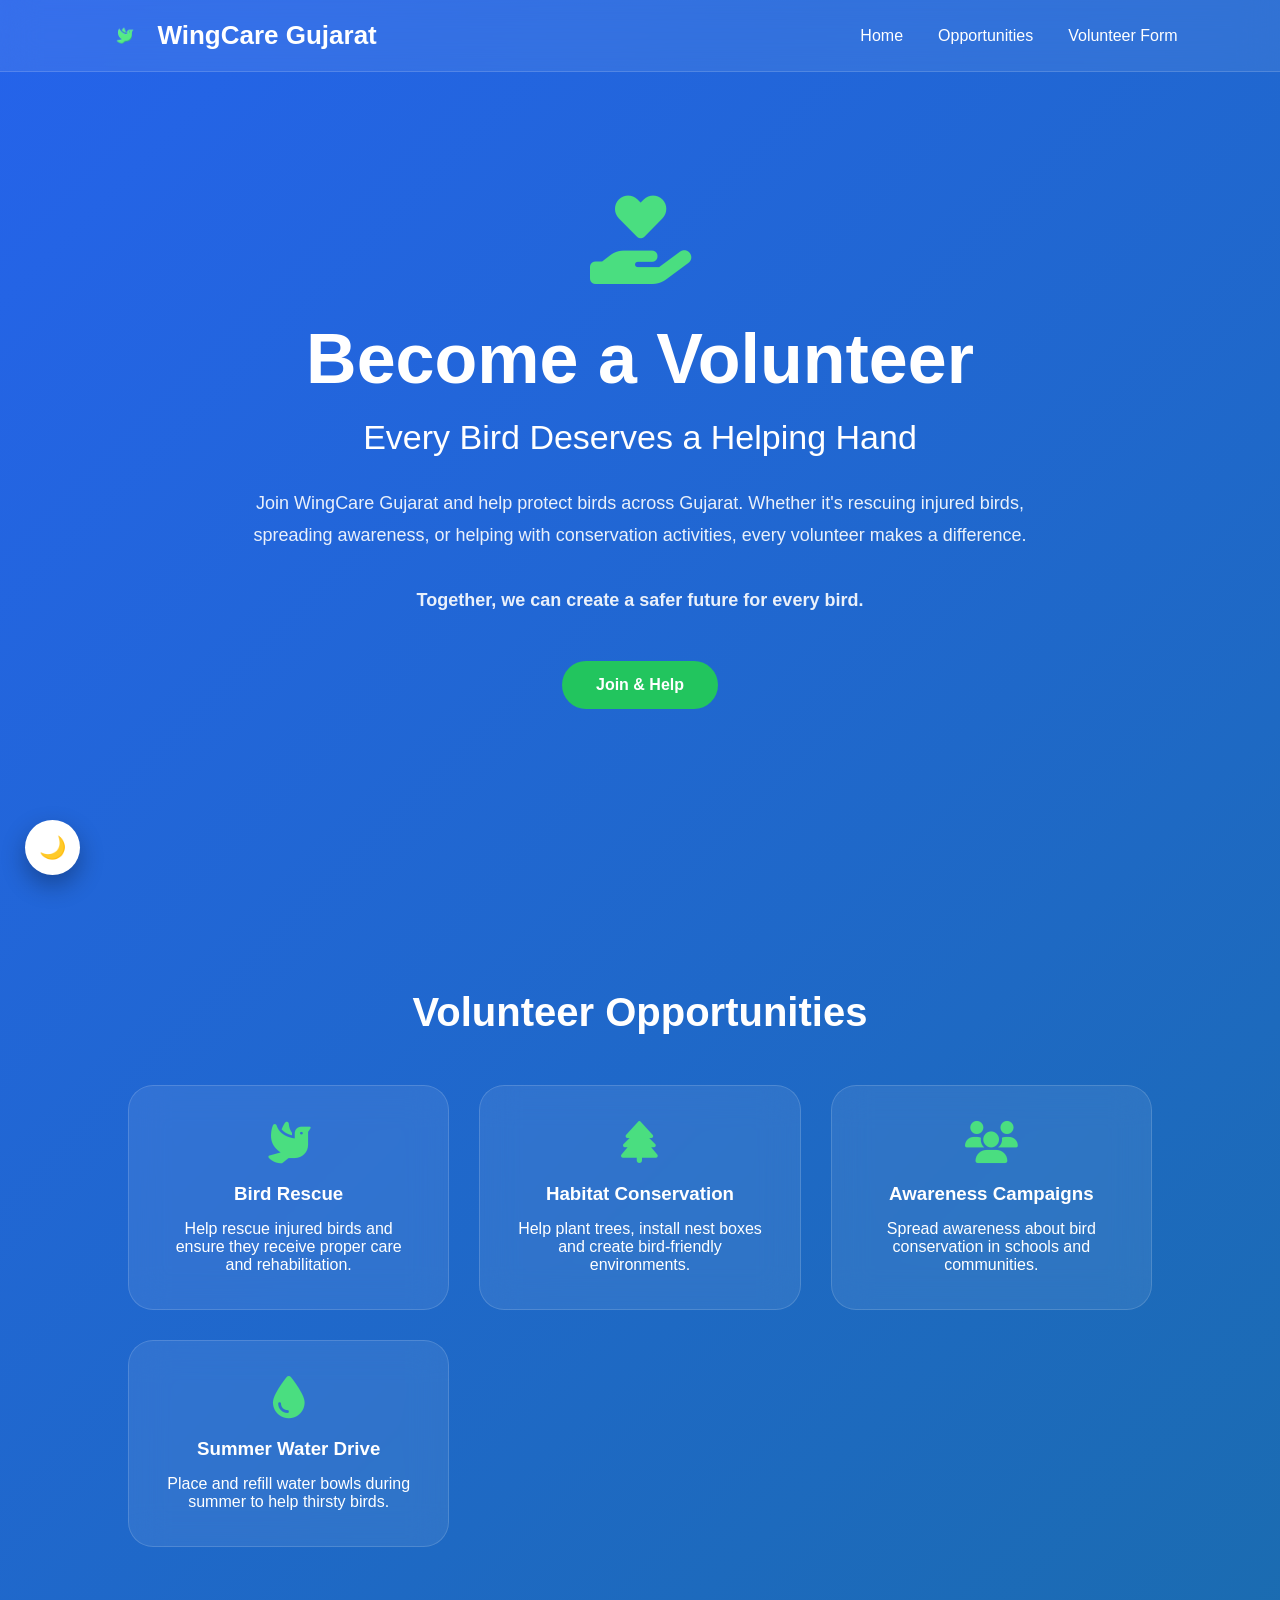
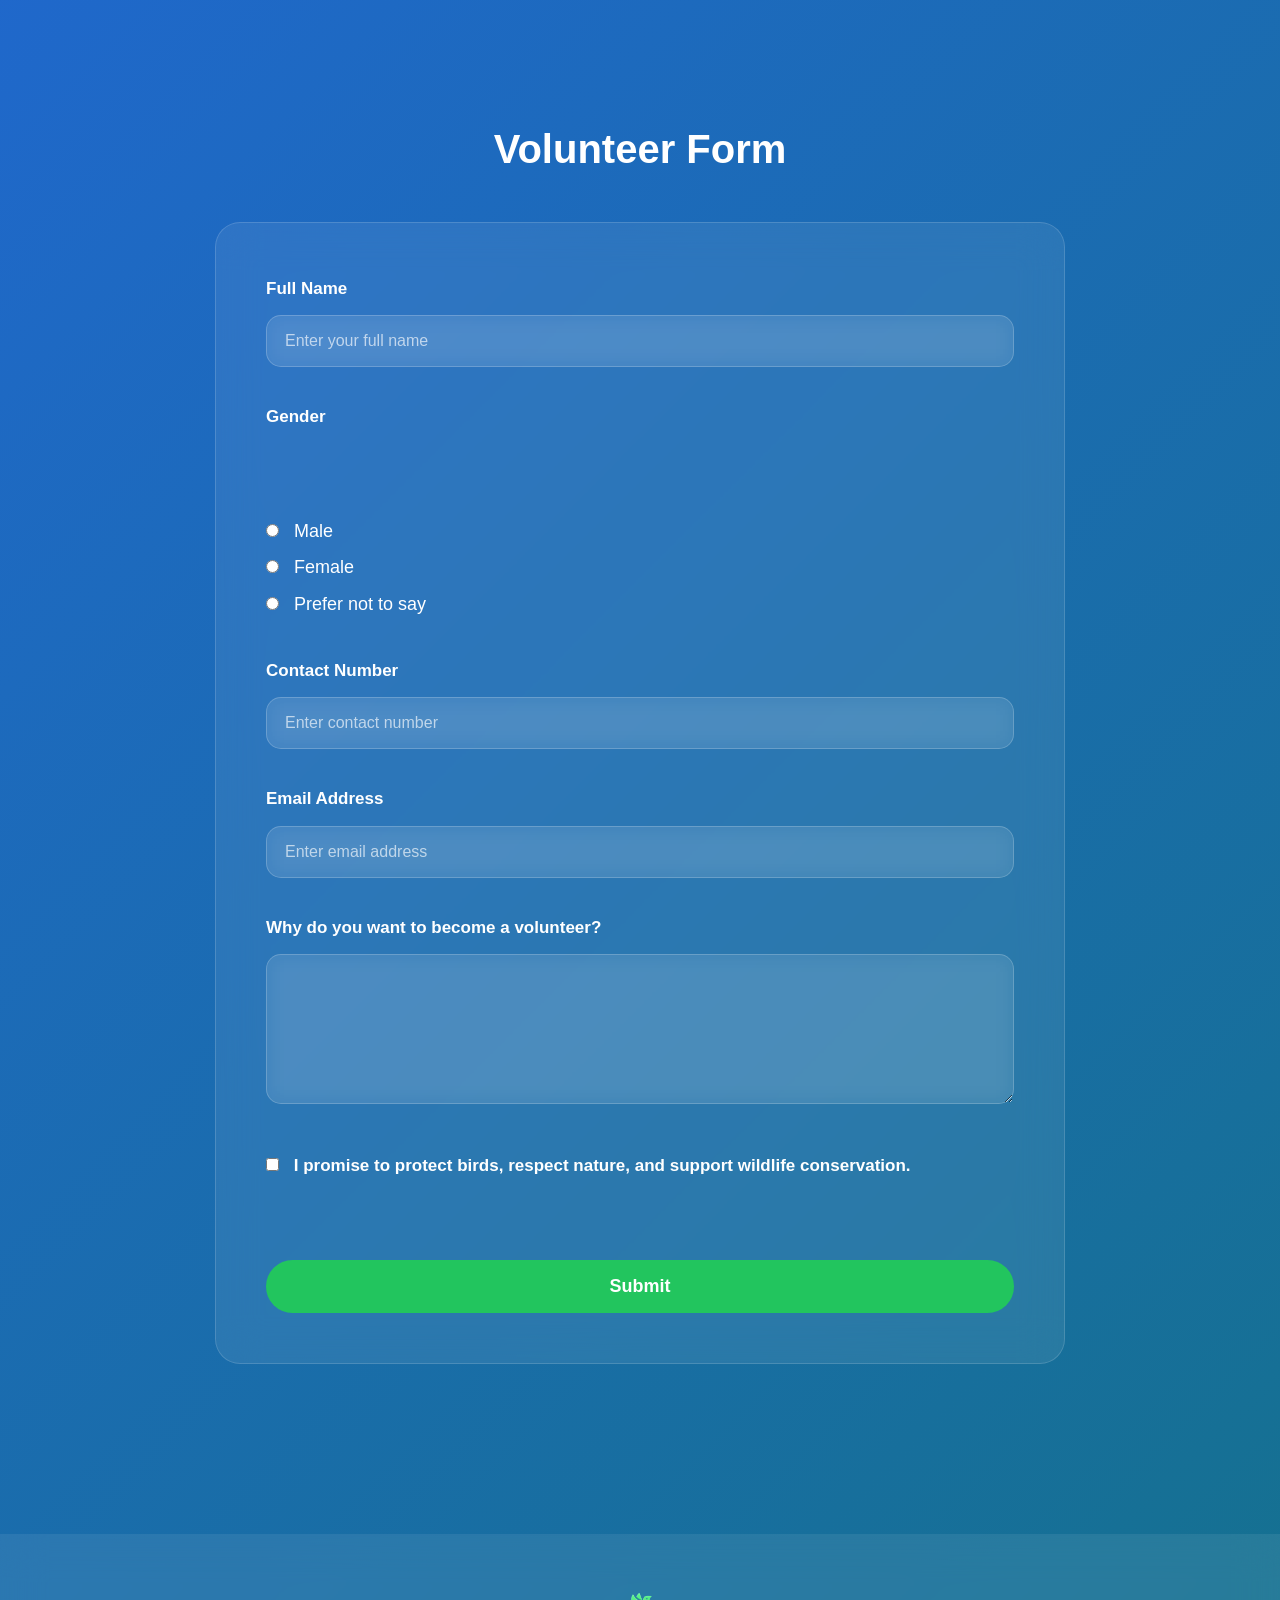
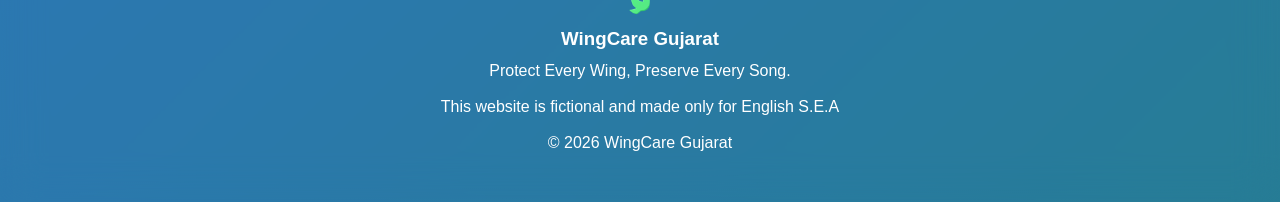
<file: Volunteer.html>
<!DOCTYPE html>
<html lang="en">

<head>

    <meta charset="UTF-8">
    <meta name="viewport" content="width=device-width, initial-scale=1.0">

    <title>Become a Volunteer | WingCare Gujarat</title>

    <link rel="stylesheet" href="style.css">

    <!-- Font Awesome -->
    <link rel="stylesheet"
    href="https://cdnjs.cloudflare.com/ajax/libs/font-awesome/6.7.2/css/all.min.css">

</head>

<body>

<!-- ================= NAVBAR ================= -->

<nav>

    <div class="logo">

        <img src="logo.png" alt="WingCare Gujarat Logo" width="45">

        WingCare Gujarat

    </div>

    <ul>

        <li><a href="index.html">Home</a></li>

        <li><a href="#opportunities">Opportunities</a></li>

        <li><a href="#form">Volunteer Form</a></li>

    </ul>

</nav>

<!-- ================= HERO ================= -->

<section class="hero">

    <div class="hero-content">

        <div class="hero-icon">

            <i class="fa-solid fa-hand-holding-heart"></i>

        </div>

        <h1>Become a Volunteer</h1>

        <h2>
            Every Bird Deserves a Helping Hand
        </h2>

        <p>

            Join WingCare Gujarat and help protect birds across Gujarat.
            Whether it's rescuing injured birds, spreading awareness,
            or helping with conservation activities, every volunteer
            makes a difference.

            <br><br>

            <strong>
            Together, we can create a safer future for every bird.
            </strong>

        </p>

        <div class="buttons">

            <a href="#form" class="btn">

                Join & Help

            </a>

        </div>

    </div>

</section>

<!-- ================= OPPORTUNITIES ================= -->

<section id="opportunities">

<h2 class="section-title">

Volunteer Opportunities

</h2>

<div class="service-grid">

<div class="card">

<i class="fa-solid fa-dove"></i>

<h3>Bird Rescue</h3>

<p>

Help rescue injured birds and ensure they receive proper care and rehabilitation.

</p>

</div>

<div class="card">

<i class="fa-solid fa-tree"></i>

<h3>Habitat Conservation</h3>

<p>

Help plant trees, install nest boxes and create bird-friendly environments.

</p>

</div>

<div class="card">

<i class="fa-solid fa-users"></i>

<h3>Awareness Campaigns</h3>

<p>

Spread awareness about bird conservation in schools and communities.

</p>

</div>

<div class="card">

<i class="fa-solid fa-droplet"></i>

<h3>Summer Water Drive</h3>

<p>

Place and refill water bowls during summer to help thirsty birds.

</p>

</div>

</div>

</section>

<!-- ================= FORM ================= -->

<section id="form">

<h2 class="section-title">

Volunteer Form

</h2>

<div class="glass">

<form id="volunteerForm">

<label>Full Name</label>

<input
type="text"
placeholder="Enter your full name"
required>

<br><br>

<label>Gender</label>

<br><br>

<input type="radio" name="gender" required>

Male

<br>

<input type="radio" name="gender">

Female

<br>

<input type="radio" name="gender">

Prefer not to say

<br><br>

<label>Contact Number</label>

<input
type="tel"
placeholder="Enter contact number"
required>

<br><br>

<label>Email Address</label>

<input
type="email"
placeholder="Enter email address"
required>

<br><br>

<label>

Why do you want to become a volunteer?

</label>

<textarea
rows="6"
placeholder="Write your answer..."
required>

</textarea>

<br><br>

<label>

<input type="checkbox" required>

I promise to protect birds, respect nature, and support wildlife conservation.

</label>

<br><br>

<button
class="btn"
type="submit">

Submit

</button>

</form>

</div>

</section>

<!-- ================= FOOTER ================= -->

<!-- ================= THANK YOU POPUP ================= -->

<div id="popup" class="popup">

    <div class="popup-box">

        <i class="fa-solid fa-dove popup-icon"></i>

        <h2>Thank You!</h2>

        <p>

            Thank you for your interest in <strong>WingCare Gujarat</strong>.

            <br><br>

            This website is fictional and was created as part of an English Subject Enrichment Activity.

            <br><br>

            <strong>No information has been saved.</strong>

        </p>

        <button id="closePopup" class="btn">

            Close

        </button>

    </div>

</div>

<footer>

<img src="logo.png"
width="60">

<h3>

WingCare Gujarat

</h3>

<p>

Protect Every Wing,
Preserve Every Song.

</p>

<br>

<p>

This website is fictional and made only for English S.E.A

</p>

<br>

<p>

© 2026 WingCare Gujarat

</p>

</footer>

<script src="script.js"></script>

</body>

</html>
</file>
<file: style.css>
/* ===========================
   WingCare Gujarat
=========================== */

*{
    margin:0;
    padding:0;
    box-sizing:border-box;
    scroll-behavior:smooth;
    font-family:'Poppins',sans-serif;
}

body{

    background:linear-gradient(-45deg,
    #0f172a,
    #1e3a8a,
    #0f766e,
    #2563eb);

    background-size:400% 400%;
    animation:bg 15s ease infinite;

    color:white;

}

/* Animated Background */

@keyframes bg{

0%{
background-position:0% 50%;
}

50%{
background-position:100% 50%;
}

100%{
background-position:0% 50%;
}

}

/* ================= NAVBAR ================= */

nav{

position:fixed;
top:0;
left:0;

width:100%;

padding:20px 8%;

display:flex;
justify-content:space-between;
align-items:center;

backdrop-filter:blur(18px);

background:rgba(255,255,255,.08);

border-bottom:1px solid rgba(255,255,255,.15);

z-index:999;

}

.logo{

font-size:26px;
font-weight:700;

display:flex;
gap:10px;
align-items:center;

}

.logo i{

color:#4ade80;

}

nav ul{

display:flex;
gap:35px;
list-style:none;

}

nav a{

color:white;
text-decoration:none;
font-weight:500;
transition:.3s;

}

nav a:hover{

color:#4ade80;

}

/* ================= HERO ================= */

.hero{

min-height:100vh;

display:flex;
justify-content:center;
align-items:center;

text-align:center;

padding:100px 10%;

}

.hero-content{

max-width:850px;

}

.hero-icon{

font-size:90px;

margin-bottom:25px;

color:#4ade80;

animation:float 3s ease-in-out infinite;

}

@keyframes float{

0%,100%{

transform:translateY(0);

}

50%{

transform:translateY(-18px);

}

}

.hero h1{

font-size:70px;

margin-bottom:15px;

}

.hero h2{

font-size:34px;

font-weight:500;

margin-bottom:25px;

line-height:1.4;

}

.hero p{

font-size:18px;

opacity:.9;

line-height:1.8;

}

/* Buttons */

.buttons{

margin-top:45px;

display:flex;

justify-content:center;

gap:20px;

flex-wrap:wrap;

}

.btn{

padding:15px 34px;

background:#22c55e;

border-radius:40px;

text-decoration:none;

font-weight:600;

color:white;

transition:.35s;

}

.btn:hover{

transform:translateY(-5px);

box-shadow:0 15px 35px rgba(0,0,0,.35);

}

.secondary{

background:transparent;

border:2px solid white;

}

/* ================= SECTION ================= */

section{

padding:90px 10%;

}

.section-title{

text-align:center;

font-size:40px;

margin-bottom:50px;

}

/* Glass Card */

.glass{

background:rgba(255,255,255,.08);

padding:45px;

border-radius:25px;

backdrop-filter:blur(20px);

border:1px solid rgba(255,255,255,.15);

line-height:1.9;

font-size:18px;

}

/* ================= SERVICES ================= */

.service-grid{

display:grid;

grid-template-columns:repeat(auto-fit,minmax(260px,1fr));

gap:30px;

}

.card{

background:rgba(255,255,255,.08);

padding:35px;

border-radius:25px;

text-align:center;

backdrop-filter:blur(18px);

border:1px solid rgba(255,255,255,.15);

transition:.35s;

}

.card:hover{

transform:translateY(-12px);

box-shadow:0 20px 45px rgba(0,0,0,.35);

}

.card i{

font-size:42px;

margin-bottom:20px;

color:#4ade80;

}

.card h3{

margin-bottom:15px;

}

/* ================= CONTACT ================= */

#contact p{

margin:18px 0;

font-size:18px;

}

#contact i{

color:#4ade80;

margin-right:12px;

}

/* ================= FOOTER ================= */

footer{

text-align:center;

padding:50px;

background:rgba(255,255,255,.08);

margin-top:80px;

backdrop-filter:blur(20px);

}

footer i{

font-size:45px;

margin-bottom:15px;

color:#4ade80;

}

footer h3{

margin-bottom:12px;

}

/* ================= RESPONSIVE ================= */

@media(max-width:900px){

nav{

padding:18px;

flex-direction:column;

gap:15px;

}

nav ul{

gap:20px;

flex-wrap:wrap;

justify-content:center;

}

.hero h1{

font-size:50px;

}

.hero h2{

font-size:26px;

}

.section-title{

font-size:32px;

}

}
/* ===============================
   Scroll Animation
================================ */

section{

opacity:0;
transform:translateY(60px);
transition:.8s;

}

section.show{

opacity:1;
transform:translateY(0);

}

/* ===============================
Back To Top
================================ */

#topBtn{

position:fixed;

right:25px;
bottom:25px;

width:55px;
height:55px;

border:none;
border-radius:50%;

background:#22c55e;

color:white;

font-size:22px;

cursor:pointer;

display:none;

transition:.3s;

box-shadow:0 10px 25px rgba(0,0,0,.3);

z-index:999;

}

#topBtn:hover{

transform:scale(1.1);

}

/* ===============================
Theme Button
================================ */

#themeBtn{

position:fixed;

left:25px;
bottom:25px;

width:55px;
height:55px;

border:none;

border-radius:50%;

background:white;

font-size:22px;

cursor:pointer;

box-shadow:0 10px 25px rgba(0,0,0,.3);

z-index:999;

}

/* ===============================
Light Theme
================================ */

body.light{

background:#eef7ff;

color:#222;

animation:none;

}

body.light nav{

background:rgba(255,255,255,.9);

}

body.light .glass,
body.light .card,
body.light footer{

background:white;

color:#222;

}

body.light nav a{

color:#222;

}

body.light .secondary{

border-color:#222;
color:#222;

}

/* ===============================
Volunteer Section
=============================== */

.volunteer-box{

text-align:center;

padding:60px 40px;

}

.volunteer-icon{

font-size:70px;

color:#4ade80;

margin-bottom:25px;

animation:float 3s ease-in-out infinite;

}

.volunteer-text{

font-size:19px;

line-height:1.9;

max-width:800px;

margin:auto;

margin-bottom:35px;

}

.volunteer-btn{

font-size:18px;

padding:16px 40px;

display:inline-flex;

align-items:center;

gap:10px;

}

.volunteer-btn:hover{

transform:translateY(-6px);

}

/* =====================================
   VOLUNTEER PAGE
=====================================*/

#form .glass{

max-width:850px;
margin:auto;

padding:50px;

}

/* Labels */

#form label{

display:block;

font-size:17px;

font-weight:600;

margin-bottom:10px;

}

/* Text Inputs */

#form input[type=text],
#form input[type=email],
#form input[type=tel],
#form textarea{

width:100%;

padding:16px 18px;

border-radius:15px;

border:1px solid rgba(255,255,255,.2);

background:rgba(255,255,255,.08);

color:white;

font-size:16px;

outline:none;

transition:.3s;

backdrop-filter:blur(10px);

}

/* Placeholder */

#form input::placeholder,
#form textarea::placeholder{

color:rgba(255,255,255,.65);

}

/* Focus */

#form input:focus,
#form textarea:focus{

border-color:#4ade80;

box-shadow:0 0 15px rgba(74,222,128,.35);

}

/* Textarea */

#form textarea{

resize:vertical;
min-height:150px;

}

/* Radio Buttons */

#form input[type=radio]{

margin-right:10px;
margin-top:12px;

accent-color:#22c55e;

}

/* Checkbox */

#form input[type=checkbox]{

margin-right:10px;

accent-color:#22c55e;

}

/* Submit Button */

#form button{

width:100%;

font-size:18px;

padding:16px;

border:none;

cursor:pointer;

transition:.3s;

}

#form button:hover{

transform:translateY(-5px);

box-shadow:0 15px 35px rgba(0,0,0,.35);

}

/* Opportunity Cards */

#opportunities .card{

transition:.35s;

}

#opportunities .card:hover{

transform:translateY(-12px) scale(1.03);

}

/* Hero Icon */

.hero-icon{

animation:float 3s ease-in-out infinite;

}

/* Mobile */

@media(max-width:768px){

#form .glass{

padding:25px;

}

.hero h1{

font-size:42px;

}

.hero h2{

font-size:24px;

}

}

/* ===========================
   POPUP
=========================== */

.popup{

position:fixed;

top:0;
left:0;

width:100%;
height:100%;

background:rgba(0,0,0,.55);

display:none;

justify-content:center;
align-items:center;

z-index:9999;

backdrop-filter:blur(8px);

}

.popup-box{

background:white;

color:#222;

padding:40px;

width:90%;
max-width:500px;

border-radius:25px;

text-align:center;

animation:popup .35s ease;

}

@keyframes popup{

from{

transform:scale(.8);

opacity:0;

}

to{

transform:scale(1);

opacity:1;

}

}

.popup-icon{

font-size:70px;

color:#22c55e;

margin-bottom:20px;

}

.popup-box h2{

margin-bottom:15px;

}

.popup-box p{

line-height:1.8;

margin-bottom:30px;

}
</file>
